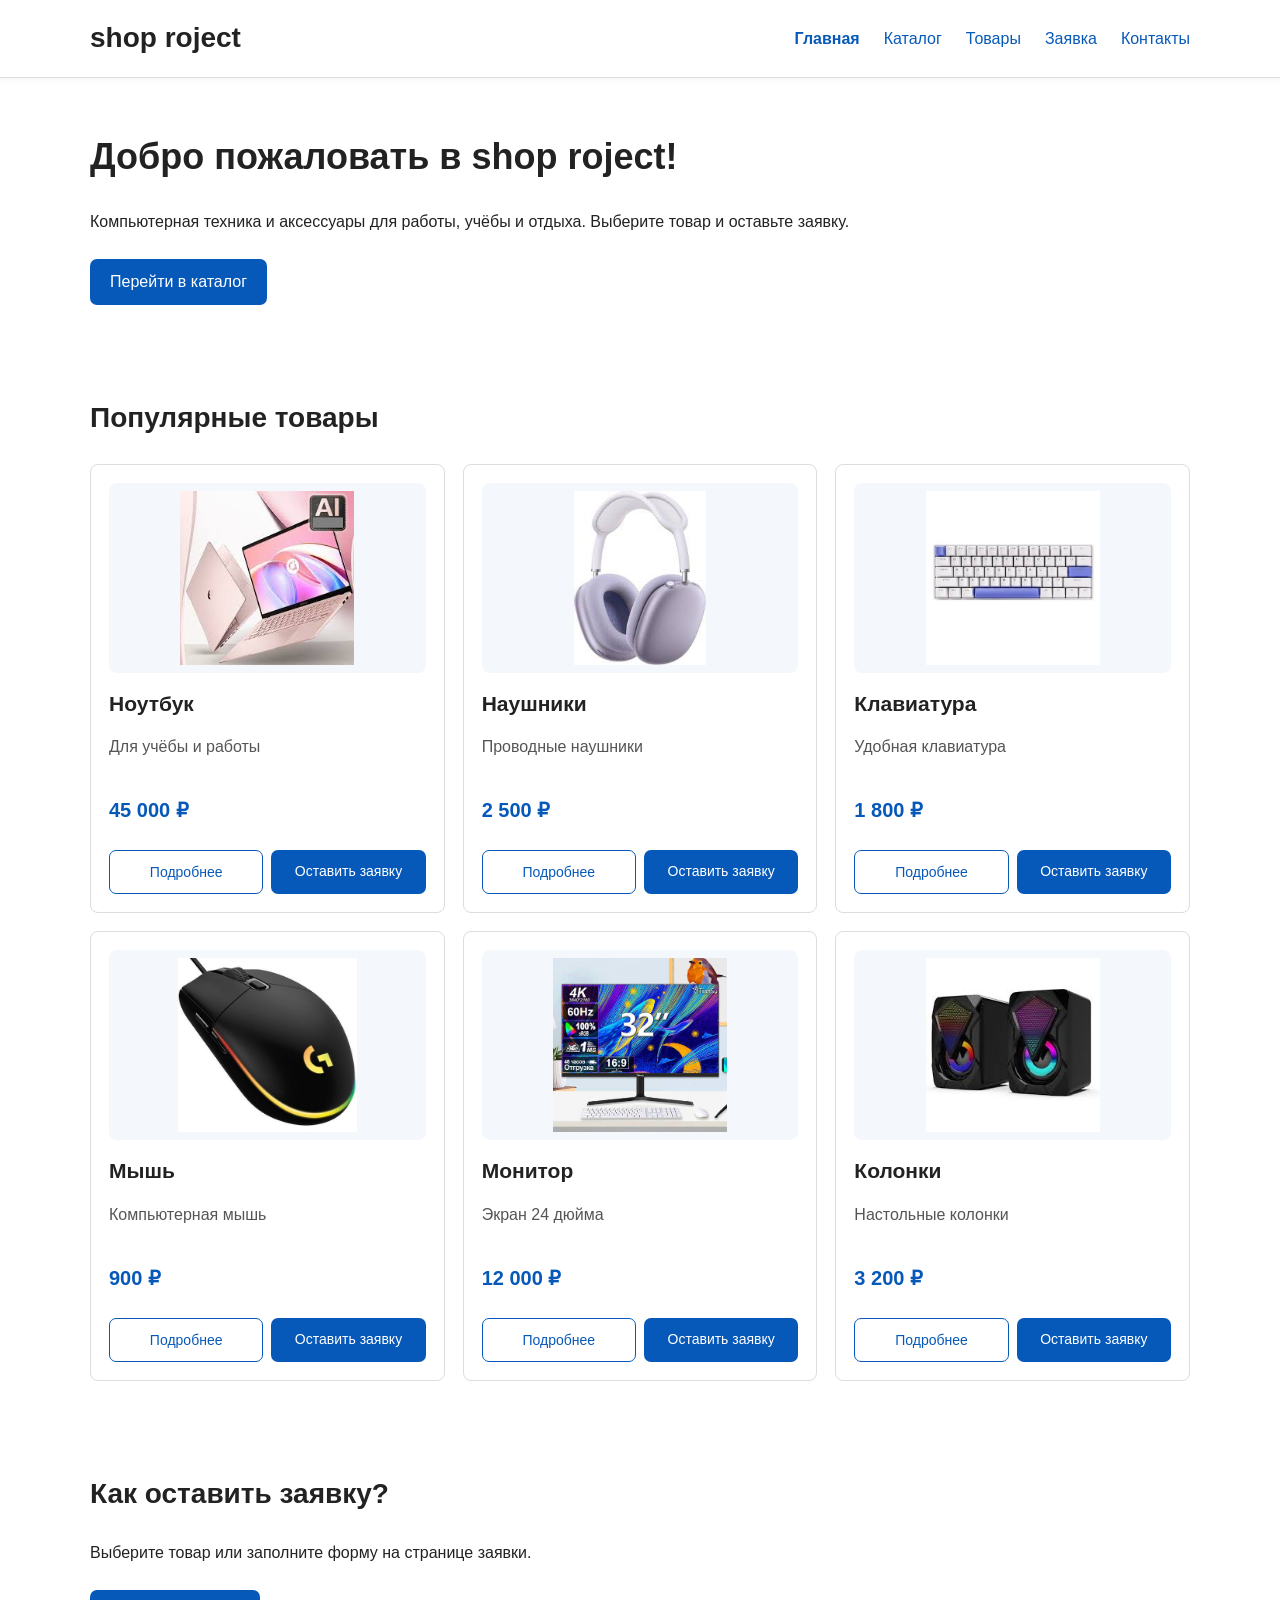
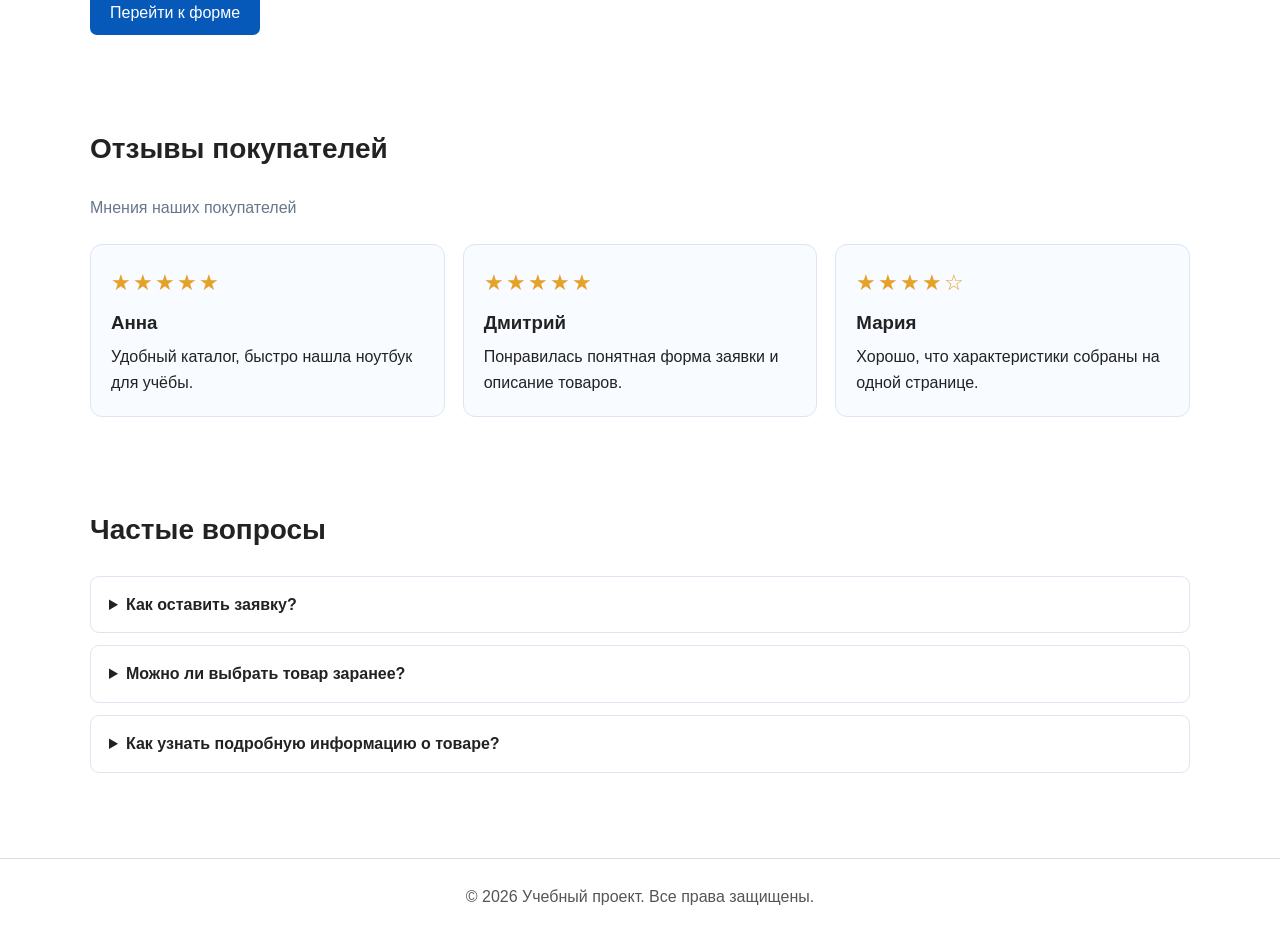
<file: index.html>
<!DOCTYPE html>

<html lang="ru">
<head>
<meta charset="utf-8"/>
<meta content="width=device-width, initial-scale=1.0" name="viewport"/>
<meta content="Магазин компьютерной техники shop roject" name="description"/>
<title>
   Главная — shop roject
  </title>
<link href="css/style.css" rel="stylesheet"/>
</head>
<body>
<header class="site-header" id="top">
<div class="container site-header__inner">
<a class="site-header__title" href="index.html">
     shop roject
    </a>
<nav aria-label="Основная навигация" class="site-nav">
<ul class="site-nav__list">
<li class="site-nav__item">
<a aria-current="page" class="site-nav__link site-nav__link--active" href="index.html">
        Главная
       </a>
</li>
<li class="site-nav__item">
<a class="site-nav__link" href="catalog.html">
        Каталог
       </a>
</li>
<li class="site-nav__item">
<a class="site-nav__link" href="products.html">
        Товары
       </a>
</li>
<li class="site-nav__item">
<a class="site-nav__link" href="application.html">
        Заявка
       </a>
</li>
<li class="site-nav__item">
<a class="site-nav__link" href="contacts.html">
        Контакты
       </a>
</li>
</ul>
</nav>
</div>
</header>
<main class="container">
<section class="hero" id="about">
<h1>
     Добро пожаловать в shop roject!
    </h1>
<p>Компьютерная техника и аксессуары для работы, учёбы и отдыха. Выберите товар и оставьте заявку.</p>
<a class="button button--primary" href="catalog.html">
     Перейти в каталог
    </a>
</section>
<section class="section" id="popular">
<h2>
     Популярные товары
    </h2>
<div class="products-grid"><article class="product-card" data-category="Компьютеры" data-name="ноутбук" data-price="45000"><a aria-label="Подробнее о товаре Ноутбук" class="product-card__image" href="product.html?id=notebook"><img alt="Ноутбук" loading="lazy" src="images/notebook.jpg"/></a><h3 class="product-card__title">Ноутбук</h3><p class="product-card__description">Для учёбы и работы</p><p class="product-card__price">45 000 ₽</p><div class="product-card__actions"><a class="button button--outline" href="product.html?id=notebook">Подробнее</a><a class="button button--primary" href="application.html?product=%D0%9D%D0%BE%D1%83%D1%82%D0%B1%D1%83%D0%BA">Оставить заявку</a></div></article>
<article class="product-card" data-category="Аксессуары" data-name="наушники" data-price="2500"><a aria-label="Подробнее о товаре Наушники" class="product-card__image" href="product.html?id=headphones"><img alt="Наушники" loading="lazy" src="images/headphones.jpg"/></a><h3 class="product-card__title">Наушники</h3><p class="product-card__description">Проводные наушники</p><p class="product-card__price">2 500 ₽</p><div class="product-card__actions"><a class="button button--outline" href="product.html?id=headphones">Подробнее</a><a class="button button--primary" href="application.html?product=%D0%9D%D0%B0%D1%83%D1%88%D0%BD%D0%B8%D0%BA%D0%B8">Оставить заявку</a></div></article>
<article class="product-card" data-category="Аксессуары" data-name="клавиатура" data-price="1800"><a aria-label="Подробнее о товаре Клавиатура" class="product-card__image" href="product.html?id=keyboard"><img alt="Клавиатура" loading="lazy" src="images/keyboard.jpg"/></a><h3 class="product-card__title">Клавиатура</h3><p class="product-card__description">Удобная клавиатура</p><p class="product-card__price">1 800 ₽</p><div class="product-card__actions"><a class="button button--outline" href="product.html?id=keyboard">Подробнее</a><a class="button button--primary" href="application.html?product=%D0%9A%D0%BB%D0%B0%D0%B2%D0%B8%D0%B0%D1%82%D1%83%D1%80%D0%B0">Оставить заявку</a></div></article>
<article class="product-card" data-category="Аксессуары" data-name="мышь" data-price="900"><a aria-label="Подробнее о товаре Мышь" class="product-card__image" href="product.html?id=mouse"><img alt="Мышь" loading="lazy" src="images/mouse.jpg"/></a><h3 class="product-card__title">Мышь</h3><p class="product-card__description">Компьютерная мышь</p><p class="product-card__price">900 ₽</p><div class="product-card__actions"><a class="button button--outline" href="product.html?id=mouse">Подробнее</a><a class="button button--primary" href="application.html?product=%D0%9C%D1%8B%D1%88%D1%8C">Оставить заявку</a></div></article>
<article class="product-card" data-category="Компьютеры" data-name="монитор" data-price="12000"><a aria-label="Подробнее о товаре Монитор" class="product-card__image" href="product.html?id=monitor"><img alt="Монитор" loading="lazy" src="images/monitor.jpg"/></a><h3 class="product-card__title">Монитор</h3><p class="product-card__description">Экран 24 дюйма</p><p class="product-card__price">12 000 ₽</p><div class="product-card__actions"><a class="button button--outline" href="product.html?id=monitor">Подробнее</a><a class="button button--primary" href="application.html?product=%D0%9C%D0%BE%D0%BD%D0%B8%D1%82%D0%BE%D1%80">Оставить заявку</a></div></article>
<article class="product-card" data-category="Аксессуары" data-name="колонки" data-price="3200"><a aria-label="Подробнее о товаре Колонки" class="product-card__image" href="product.html?id=kolonki"><img alt="Колонки" loading="lazy" src="images/kolonki.jpg"/></a><h3 class="product-card__title">Колонки</h3><p class="product-card__description">Настольные колонки</p><p class="product-card__price">3 200 ₽</p><div class="product-card__actions"><a class="button button--outline" href="product.html?id=kolonki">Подробнее</a><a class="button button--primary" href="application.html?product=%D0%9A%D0%BE%D0%BB%D0%BE%D0%BD%D0%BA%D0%B8">Оставить заявку</a></div></article></div>
</section>
<section class="section" id="application">
<h2>
     Как оставить заявку?
    </h2>
<p>
     Выберите товар или заполните форму на странице заявки.
    </p>
<a class="button button--primary" href="application.html">
     Перейти к форме
    </a>
</section>
<section class="section"><h2>Отзывы покупателей</h2><p class="section-lead">Мнения наших покупателей</p><div class="reviews-grid"><article class="review"><div class="review__stars">★★★★★</div><h3>Анна</h3><p>Удобный каталог, быстро нашла ноутбук для учёбы.</p></article><article class="review"><div class="review__stars">★★★★★</div><h3>Дмитрий</h3><p>Понравилась понятная форма заявки и описание товаров.</p></article><article class="review"><div class="review__stars">★★★★☆</div><h3>Мария</h3><p>Хорошо, что характеристики собраны на одной странице.</p></article></div></section><section class="section"><h2>Частые вопросы</h2><div class="faq"><details><summary>Как оставить заявку?</summary><p>Чтобы оставить заявку, выберите интересующий товар в каталоге и нажмите кнопку «Оставить заявку». После этого заполните форму, указав имя, электронную почту и номер телефона. Перед отправкой проверьте правильность введённых данных.</p></details><details><summary>Можно ли выбрать товар заранее?</summary><p>Да, вы можете заранее выбрать товар на странице каталога или ознакомиться с его подробными характеристиками. При нажатии кнопки «Оставить заявку» выбранный товар автоматически указывается в форме. При необходимости его можно изменить вручную.</p></details><details><summary>Как узнать подробную информацию о товаре?</summary><p>Для получения подробной информации перейдите в каталог и найдите интересующий товар. Нажмите кнопку «Подробнее», чтобы открыть страницу с его описанием, стоимостью и основными характеристиками. Это поможет сравнить подходящие варианты перед оформлением заявки.</p></details></div></section></main>
<footer class="site-footer">
<div class="container">
    © 2026 Учебный проект. Все права защищены.
   </div>
</footer>
<a aria-label="Вернуться наверх" class="back-to-top" href="#top" title="Наверх">↑ Наверх</a>
<script src="js/main.js">
</script>
</body>
</html>
</file>
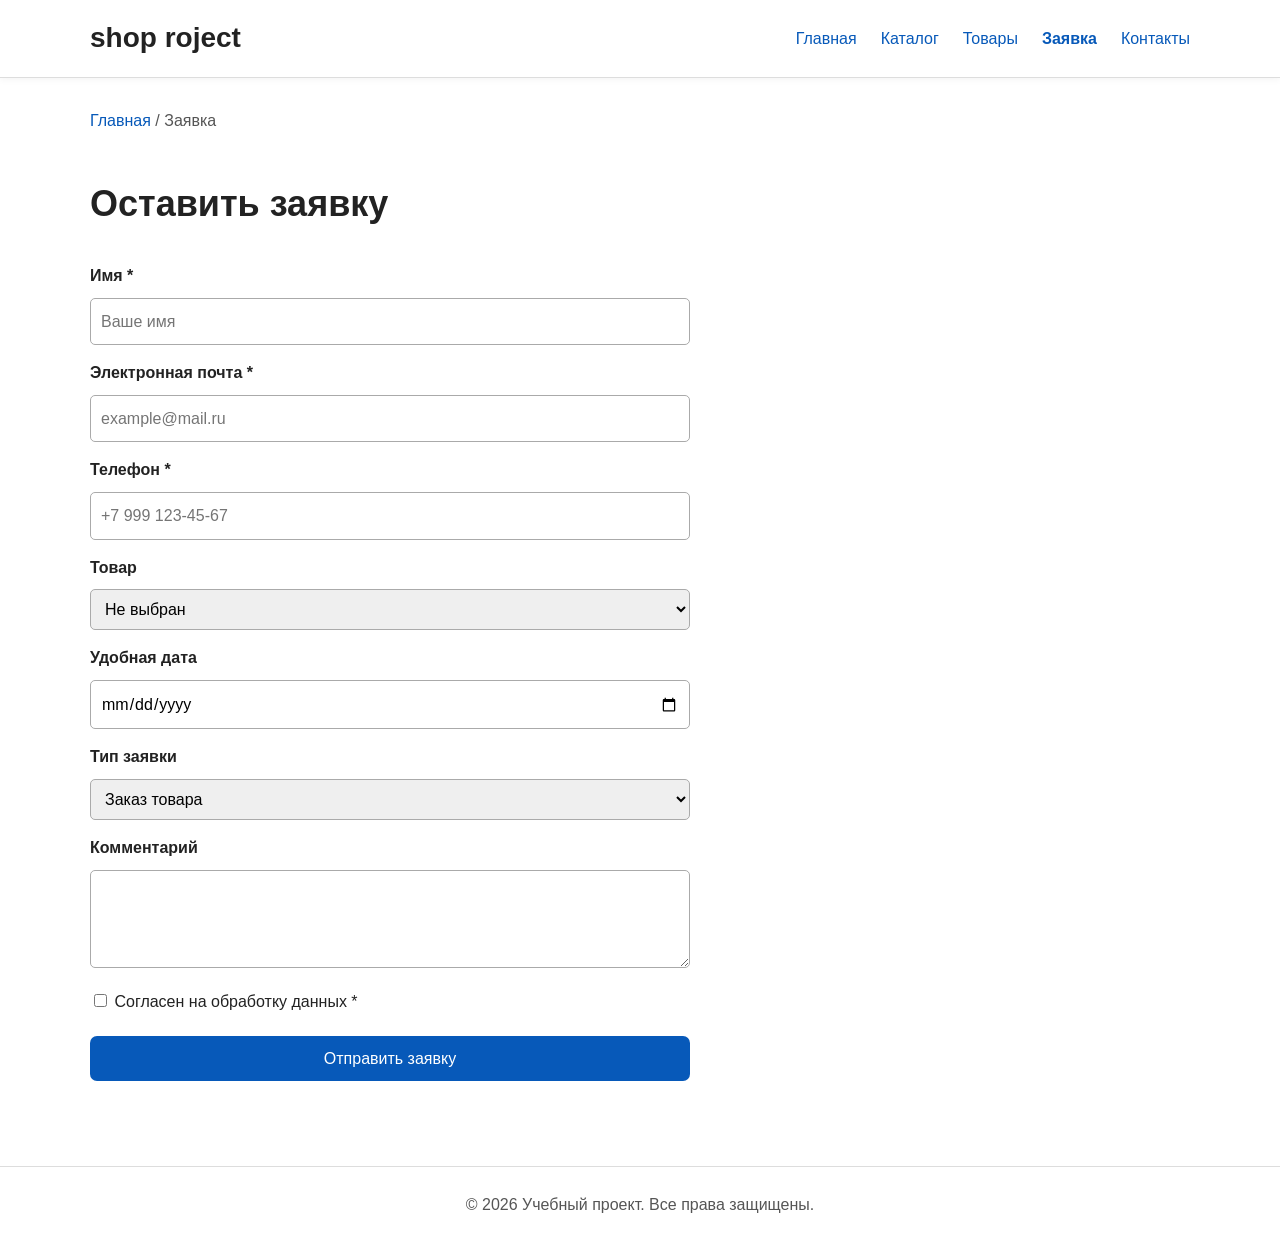
<file: application.html>
<!DOCTYPE html>

<html lang="ru">
<head>
<meta charset="utf-8"/>
<meta content="width=device-width, initial-scale=1.0" name="viewport"/>
<meta content="Магазин компьютерной техники shop roject" name="description"/>
<title>
   Заявка — shop roject
  </title>
<link href="css/style.css" rel="stylesheet"/>
</head>
<body>
<header class="site-header" id="top">
<div class="container site-header__inner">
<a class="site-header__title" href="index.html">
     shop roject
    </a>
<nav aria-label="Основная навигация" class="site-nav">
<ul class="site-nav__list">
<li class="site-nav__item">
<a class="site-nav__link" href="index.html">
        Главная
       </a>
</li>
<li class="site-nav__item">
<a class="site-nav__link" href="catalog.html">
        Каталог
       </a>
</li>
<li class="site-nav__item">
<a class="site-nav__link" href="products.html">
        Товары
       </a>
</li>
<li class="site-nav__item">
<a aria-current="page" class="site-nav__link site-nav__link--active" href="application.html">
        Заявка
       </a>
</li>
<li class="site-nav__item">
<a class="site-nav__link" href="contacts.html">
        Контакты
       </a>
</li>
</ul>
</nav>
</div>
</header>
<main class="container">
<nav aria-label="Хлебные крошки" class="breadcrumbs">
<a href="index.html">
     Главная
    </a>
    / Заявка
   </nav>
<section class="section application">
<h1>
     Оставить заявку
    </h1>

<form class="order-form" id="order-form">
<label class="order-form__label" for="user-name">
      Имя *
     </label>
<input class="order-form__input" id="user-name" minlength="2" name="name" placeholder="Ваше имя" required="" type="text"/>
<label class="order-form__label" for="user-email">
      Электронная почта *
     </label>
<input class="order-form__input" id="user-email" name="email" placeholder="example@mail.ru" required="" type="email"/>
<label class="order-form__label" for="user-phone">
      Телефон *
     </label>
<input class="order-form__input" id="user-phone" name="phone" pattern="[+0-9() -]{7,20}" placeholder="+7 999 123-45-67" required="" type="tel"/>
<label class="order-form__label" for="order-product">
      Товар
     </label>
<select class="order-form__input" id="order-product" name="product">
<option value="">
       Не выбран
      </option>
<option value="Ноутбук">
       Ноутбук
      </option>
<option value="Наушники">
       Наушники
      </option>
<option value="Клавиатура">
       Клавиатура
      </option>
<option value="Мышь">
       Мышь
      </option>
<option value="Монитор">
       Монитор
      </option>
<option value="Колонки">
       Колонки
      </option>
<option value="Веб-камера">
       Веб-камера
      </option>
<option value="Флешка">
       Флешка
      </option>
<option value="Принтер">
       Принтер
      </option>
<option value="Планшет">
       Планшет
      </option>
<option value="Роутер">
       Роутер
      </option>
<option value="Микрофон">
       Микрофон
      </option>
</select>
<label class="order-form__label" for="order-date">
      Удобная дата
     </label>
<input class="order-form__input" id="order-date" name="date" type="date"/>
<label class="order-form__label" for="order-type">
      Тип заявки
     </label>
<select class="order-form__input" id="order-type" name="type">
<option>
       Заказ товара
      </option>
<option>
       Консультация
      </option>
</select>
<label class="order-form__label" for="order-comment">
      Комментарий
     </label>
<textarea class="order-form__input" id="order-comment" name="comment" rows="3"></textarea>
<label class="order-form__check">
<input name="agree" required="" type="checkbox"/>
      Согласен на обработку данных *
     </label>
<button class="button button--primary" type="submit">
      Отправить заявку
     </button>
</form>
</section>
<dialog aria-labelledby="dialog-title" aria-describedby="dialog-message" class="order-dialog" id="order-dialog">
  <div class="order-dialog__content">
    <div class="order-dialog__success" aria-hidden="true">✓</div>
    <h2 id="dialog-title">Заявка оформлена!</h2>
    <p class="order-dialog__message" id="dialog-message">Спасибо! Мы получили вашу заявку.</p>
    <div class="order-dialog__summary" aria-label="Данные заявки">
      <div class="order-dialog__row"><span>Имя</span><strong id="summary-name"></strong></div>
      <div class="order-dialog__row"><span>Электронная почта</span><strong id="summary-email"></strong></div>
      <div class="order-dialog__row"><span>Телефон</span><strong id="summary-phone"></strong></div>
      <div class="order-dialog__row" id="summary-product-row"><span>Товар</span><strong id="summary-product"></strong></div>
      <div class="order-dialog__row" id="summary-date-row"><span>Дата</span><strong id="summary-date"></strong></div>
      <div class="order-dialog__row"><span>Тип заявки</span><strong id="summary-type"></strong></div>
    </div>
    <button class="button button--primary order-dialog__close" id="close-dialog" type="button">Отлично, закрыть</button>
  </div>
</dialog>
</main>
<footer class="site-footer">
<div class="container">
    © 2026 Учебный проект. Все права защищены.
   </div>
</footer>
<a aria-label="Вернуться наверх" class="back-to-top" href="#top" title="Наверх">↑ Наверх</a>
<script src="js/main.js">
</script>
</body>
</html>
</file>
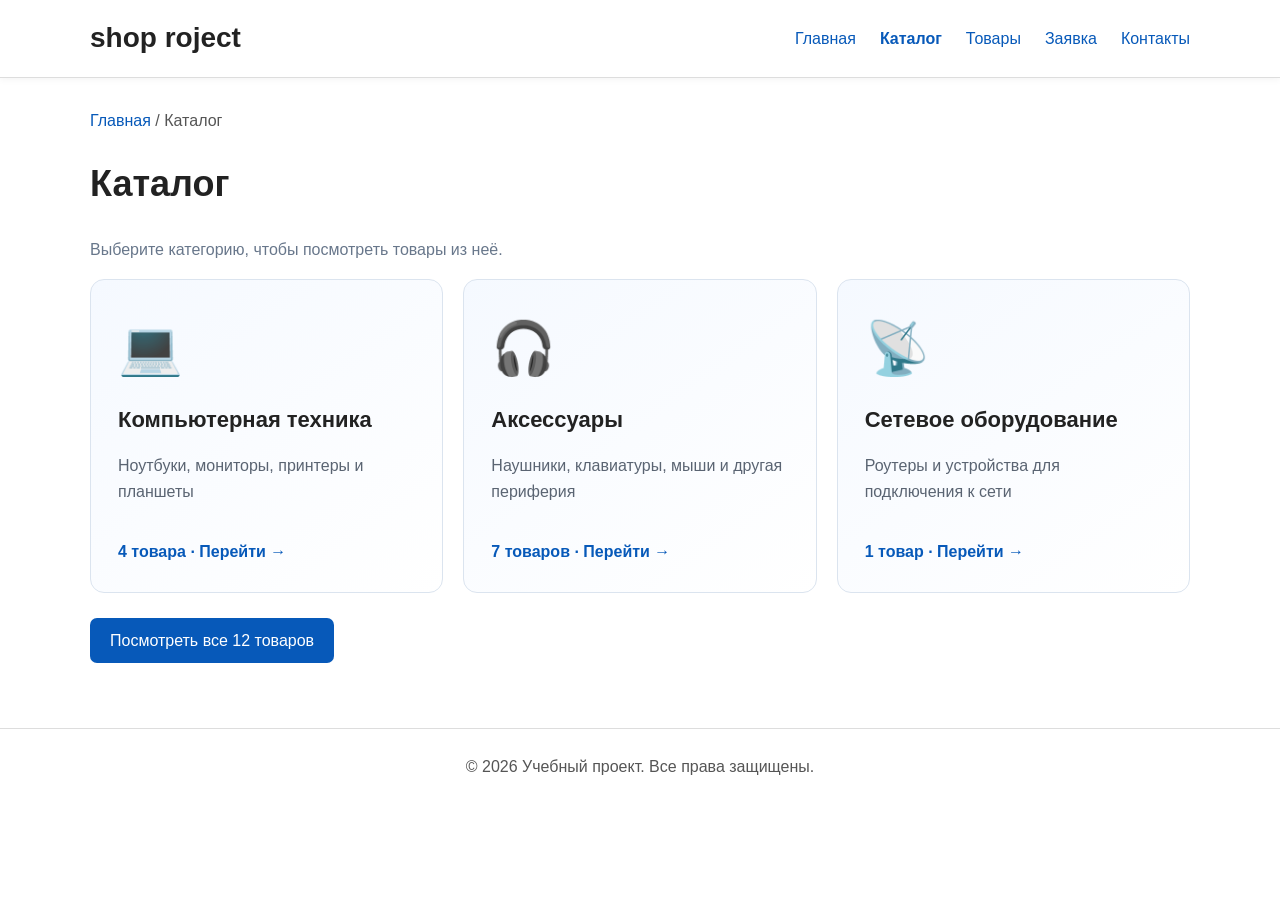
<file: catalog.html>
<!DOCTYPE html>

<html lang="ru">
<head>
<meta charset="utf-8"/>
<meta content="width=device-width, initial-scale=1.0" name="viewport"/>
<meta content="Магазин компьютерной техники shop roject" name="description"/>
<title>
   Каталог — shop roject
  </title>
<link href="css/style.css" rel="stylesheet"/>
</head>
<body>
<header class="site-header" id="top">
<div class="container site-header__inner">
<a class="site-header__title" href="index.html">
     shop roject
    </a>
<nav aria-label="Основная навигация" class="site-nav">
<ul class="site-nav__list">
<li class="site-nav__item">
<a class="site-nav__link" href="index.html">
        Главная
       </a>
</li>
<li class="site-nav__item">
<a aria-current="page" class="site-nav__link site-nav__link--active" href="catalog.html">
        Каталог
       </a>
</li>
<li class="site-nav__item">
<a class="site-nav__link" href="products.html">
        Товары
       </a>
</li>
<li class="site-nav__item">
<a class="site-nav__link" href="application.html">
        Заявка
       </a>
</li>
<li class="site-nav__item">
<a class="site-nav__link" href="contacts.html">
        Контакты
       </a>
</li>
</ul>
</nav>
</div>
</header>
<main class="container"><nav aria-label="Хлебные крошки" class="breadcrumbs"><a href="index.html">Главная</a> / Каталог</nav><h1>Каталог</h1><p class="section-lead">Выберите категорию, чтобы посмотреть товары из неё.</p><div class="category-grid category-grid--landing"><a class="category-tile" href="products.html?category=Компьютеры"><span class="category-tile__icon">💻</span><h2>Компьютерная техника</h2><p>Ноутбуки, мониторы, принтеры и планшеты</p><span class="category-tile__more">4 товара · Перейти →</span></a><a class="category-tile" href="products.html?category=Аксессуары"><span class="category-tile__icon">🎧</span><h2>Аксессуары</h2><p>Наушники, клавиатуры, мыши и другая периферия</p><span class="category-tile__more">7 товаров · Перейти →</span></a><a class="category-tile" href="products.html?category=Сеть"><span class="category-tile__icon">📡</span><h2>Сетевое оборудование</h2><p>Роутеры и устройства для подключения к сети</p><span class="category-tile__more">1 товар · Перейти →</span></a></div><a class="button button--primary" href="products.html">Посмотреть все 12 товаров</a></main>
<footer class="site-footer">
<div class="container">
    © 2026 Учебный проект. Все права защищены.
   </div>
</footer>
<a aria-label="Вернуться наверх" class="back-to-top" href="#top" title="Наверх">↑ Наверх</a>
<script src="js/main.js">
</script>
</body>
</html>
</file>
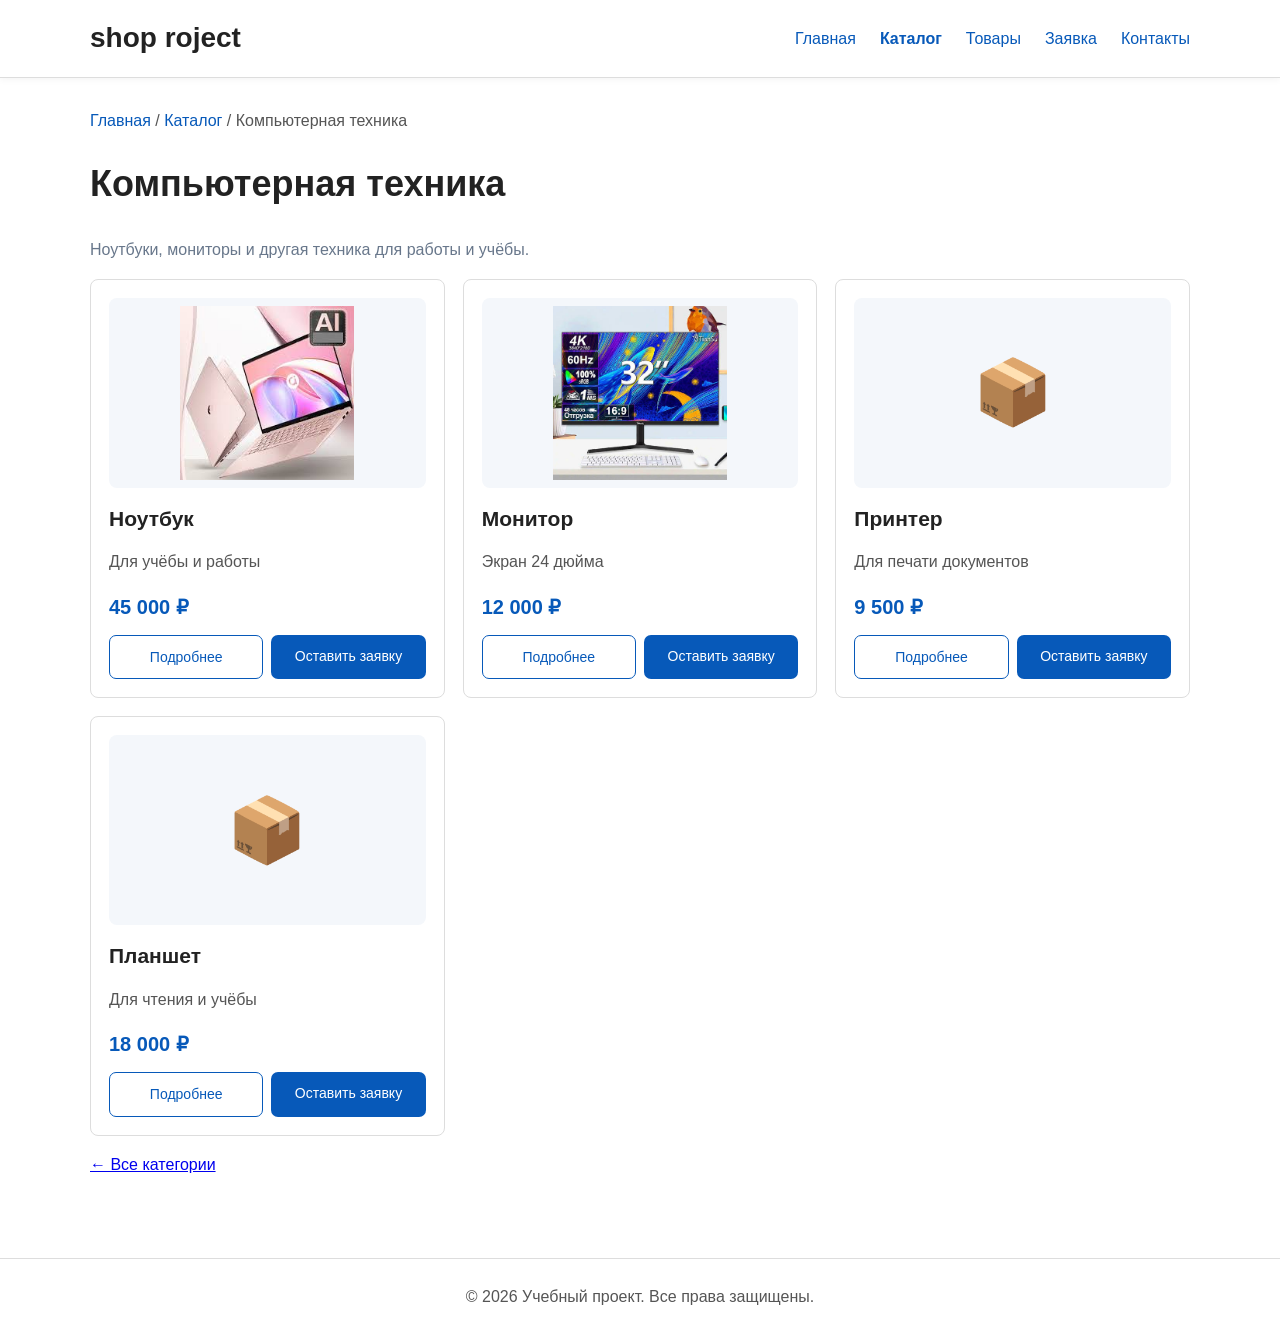
<file: category.html>
<!DOCTYPE html>

<html lang="ru">
<head>
<meta charset="utf-8"/>
<meta content="width=device-width, initial-scale=1.0" name="viewport"/>
<meta content="Магазин компьютерной техники shop roject" name="description"/>
<title>Компьютеры — shop roject</title>
<link href="css/style.css" rel="stylesheet"/>
</head>
<body>
<header class="site-header" id="top">
<div class="container site-header__inner">
<a class="site-header__title" href="index.html">
     shop roject
    </a>
<nav aria-label="Основная навигация" class="site-nav">
<ul class="site-nav__list">
<li class="site-nav__item">
<a class="site-nav__link" href="index.html">
        Главная
       </a>
</li>
<li class="site-nav__item">
<a aria-current="page" class="site-nav__link site-nav__link--active" href="catalog.html">
        Каталог
       </a>
</li>
<li class="site-nav__item">
<a class="site-nav__link" href="products.html">
        Товары
       </a>
</li>
<li class="site-nav__item">
<a class="site-nav__link" href="application.html">
        Заявка
       </a>
</li>
<li class="site-nav__item">
<a class="site-nav__link" href="contacts.html">
        Контакты
       </a>
</li>
</ul>
</nav>
</div>
</header>
<main class="container"><nav aria-label="Хлебные крошки" class="breadcrumbs"><a href="index.html">Главная</a> / <a href="catalog.html">Каталог</a> / Компьютерная техника</nav><h1>Компьютерная техника</h1><p class="section-lead">Ноутбуки, мониторы и другая техника для работы и учёбы.</p><div class="products-grid"><article class="product-card" data-category="Компьютеры" data-name="ноутбук" data-price="45000"><a aria-label="Подробнее о товаре Ноутбук" class="product-card__image" href="product.html?id=notebook"><img alt="Ноутбук" loading="lazy" src="images/notebook.jpg"/></a><h3 class="product-card__title">Ноутбук</h3><p class="product-card__description">Для учёбы и работы</p><p class="product-card__price">45 000 ₽</p><div class="product-card__actions"><a class="button button--outline" href="product.html?id=notebook">Подробнее</a><a class="button button--primary" href="application.html?product=%D0%9D%D0%BE%D1%83%D1%82%D0%B1%D1%83%D0%BA">Оставить заявку</a></div></article><article class="product-card" data-category="Компьютеры" data-name="монитор" data-price="12000"><a aria-label="Подробнее о товаре Монитор" class="product-card__image" href="product.html?id=monitor"><img alt="Монитор" loading="lazy" src="images/monitor.jpg"/></a><h3 class="product-card__title">Монитор</h3><p class="product-card__description">Экран 24 дюйма</p><p class="product-card__price">12 000 ₽</p><div class="product-card__actions"><a class="button button--outline" href="product.html?id=monitor">Подробнее</a><a class="button button--primary" href="application.html?product=%D0%9C%D0%BE%D0%BD%D0%B8%D1%82%D0%BE%D1%80">Оставить заявку</a></div></article><article class="product-card" data-category="Компьютеры" data-name="принтер" data-price="9500"><a aria-label="Подробнее о товаре Принтер" class="product-card__image" href="product.html?id=printer"><span aria-hidden="true">📦</span></a><h3 class="product-card__title">Принтер</h3><p class="product-card__description">Для печати документов</p><p class="product-card__price">9 500 ₽</p><div class="product-card__actions"><a class="button button--outline" href="product.html?id=printer">Подробнее</a><a class="button button--primary" href="application.html?product=%D0%9F%D1%80%D0%B8%D0%BD%D1%82%D0%B5%D1%80">Оставить заявку</a></div></article><article class="product-card" data-category="Компьютеры" data-name="планшет" data-price="18000"><a aria-label="Подробнее о товаре Планшет" class="product-card__image" href="product.html?id=tablet"><span aria-hidden="true">📦</span></a><h3 class="product-card__title">Планшет</h3><p class="product-card__description">Для чтения и учёбы</p><p class="product-card__price">18 000 ₽</p><div class="product-card__actions"><a class="button button--outline" href="product.html?id=tablet">Подробнее</a><a class="button button--primary" href="application.html?product=%D0%9F%D0%BB%D0%B0%D0%BD%D1%88%D0%B5%D1%82">Оставить заявку</a></div></article></div><p><a href="catalog.html">← Все категории</a></p></main>
<footer class="site-footer">
<div class="container">
    © 2026 Учебный проект. Все права защищены.
   </div>
</footer>
<a aria-label="Вернуться наверх" class="back-to-top" href="#top" title="Наверх">↑ Наверх</a>
<script src="js/main.js">
</script>
</body>
</html>
</file>
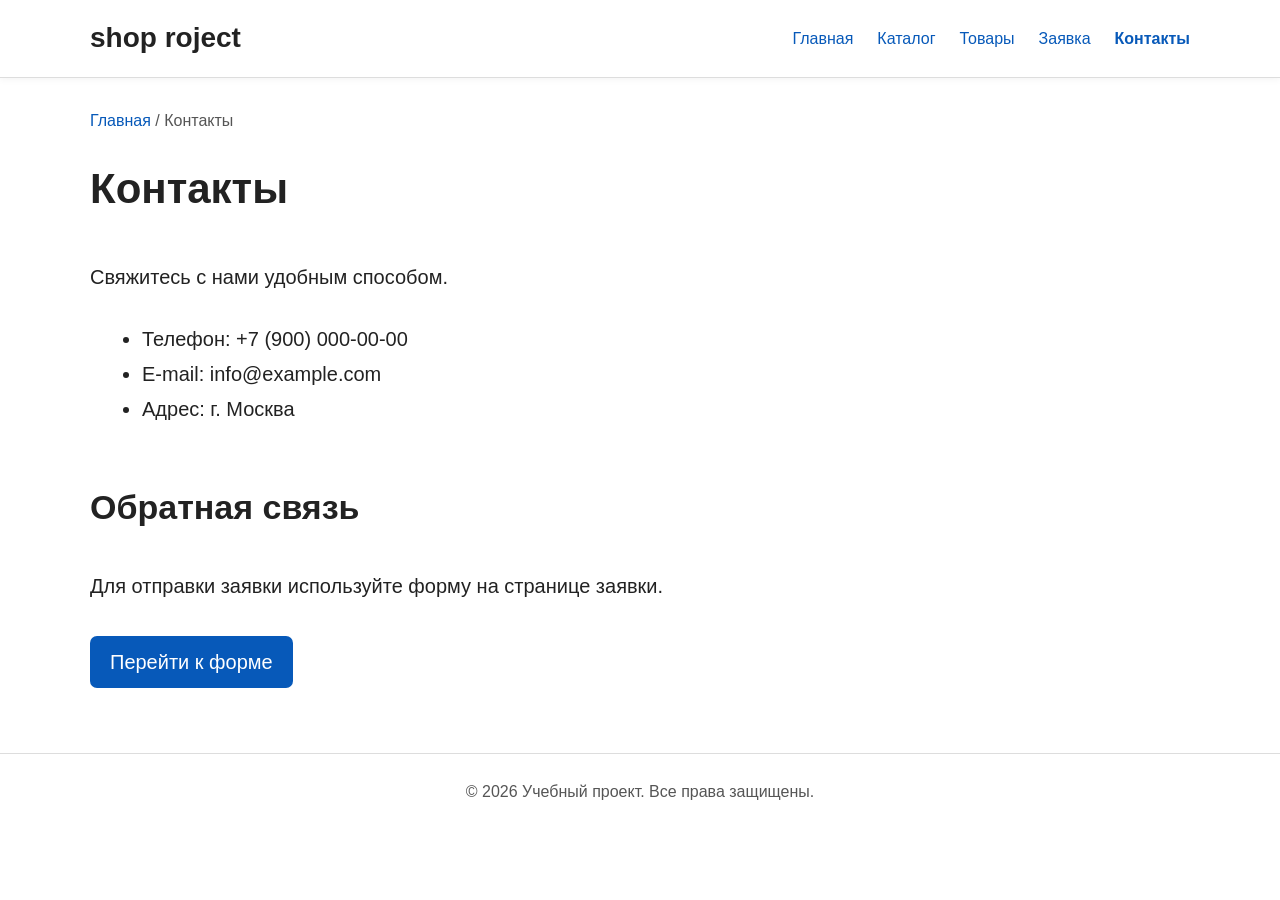
<file: contacts.html>
<!DOCTYPE html>

<html lang="ru">
<head>
<meta charset="utf-8"/>
<meta content="width=device-width, initial-scale=1.0" name="viewport"/>
<meta content="Магазин компьютерной техники shop roject" name="description"/>
<title>
   Контакты — shop roject
  </title>
<link href="css/style.css" rel="stylesheet"/>
</head>
<body>
<header class="site-header" id="top">
<div class="container site-header__inner">
<a class="site-header__title" href="index.html">
     shop roject
    </a>
<nav aria-label="Основная навигация" class="site-nav">
<ul class="site-nav__list">
<li class="site-nav__item">
<a class="site-nav__link" href="index.html">
        Главная
       </a>
</li>
<li class="site-nav__item">
<a class="site-nav__link" href="catalog.html">
        Каталог
       </a>
</li>
<li class="site-nav__item">
<a class="site-nav__link" href="products.html">
        Товары
       </a>
</li>
<li class="site-nav__item">
<a class="site-nav__link" href="application.html">
        Заявка
       </a>
</li>
<li class="site-nav__item">
<a aria-current="page" class="site-nav__link site-nav__link--active" href="contacts.html">
        Контакты
       </a>
</li>
</ul>
</nav>
</div>
</header>
<main class="container">
<nav aria-label="Хлебные крошки" class="breadcrumbs">
<a href="index.html">
     Главная
    </a>
    / Контакты
   </nav>
<section class="contacts">
<h1>
     Контакты
    </h1>
<p>
     Свяжитесь с нами удобным способом.
    </p>
<ul>
<li>
      Телефон: +7 (900) 000-00-00
     </li>
<li>
      E-mail: info@example.com
     </li>
<li>
      Адрес: г. Москва
     </li>
</ul>
<h2>
     Обратная связь
    </h2>
<p>
     Для отправки заявки используйте форму на странице заявки.
    </p>
<a class="button button--primary" href="application.html">
     Перейти к форме
    </a>
</section>
</main>
<footer class="site-footer">
<div class="container">
    © 2026 Учебный проект. Все права защищены.
   </div>
</footer>
<a aria-label="Вернуться наверх" class="back-to-top" href="#top" title="Наверх">↑ Наверх</a>
<script src="js/main.js">
</script>
</body>
</html>
</file>
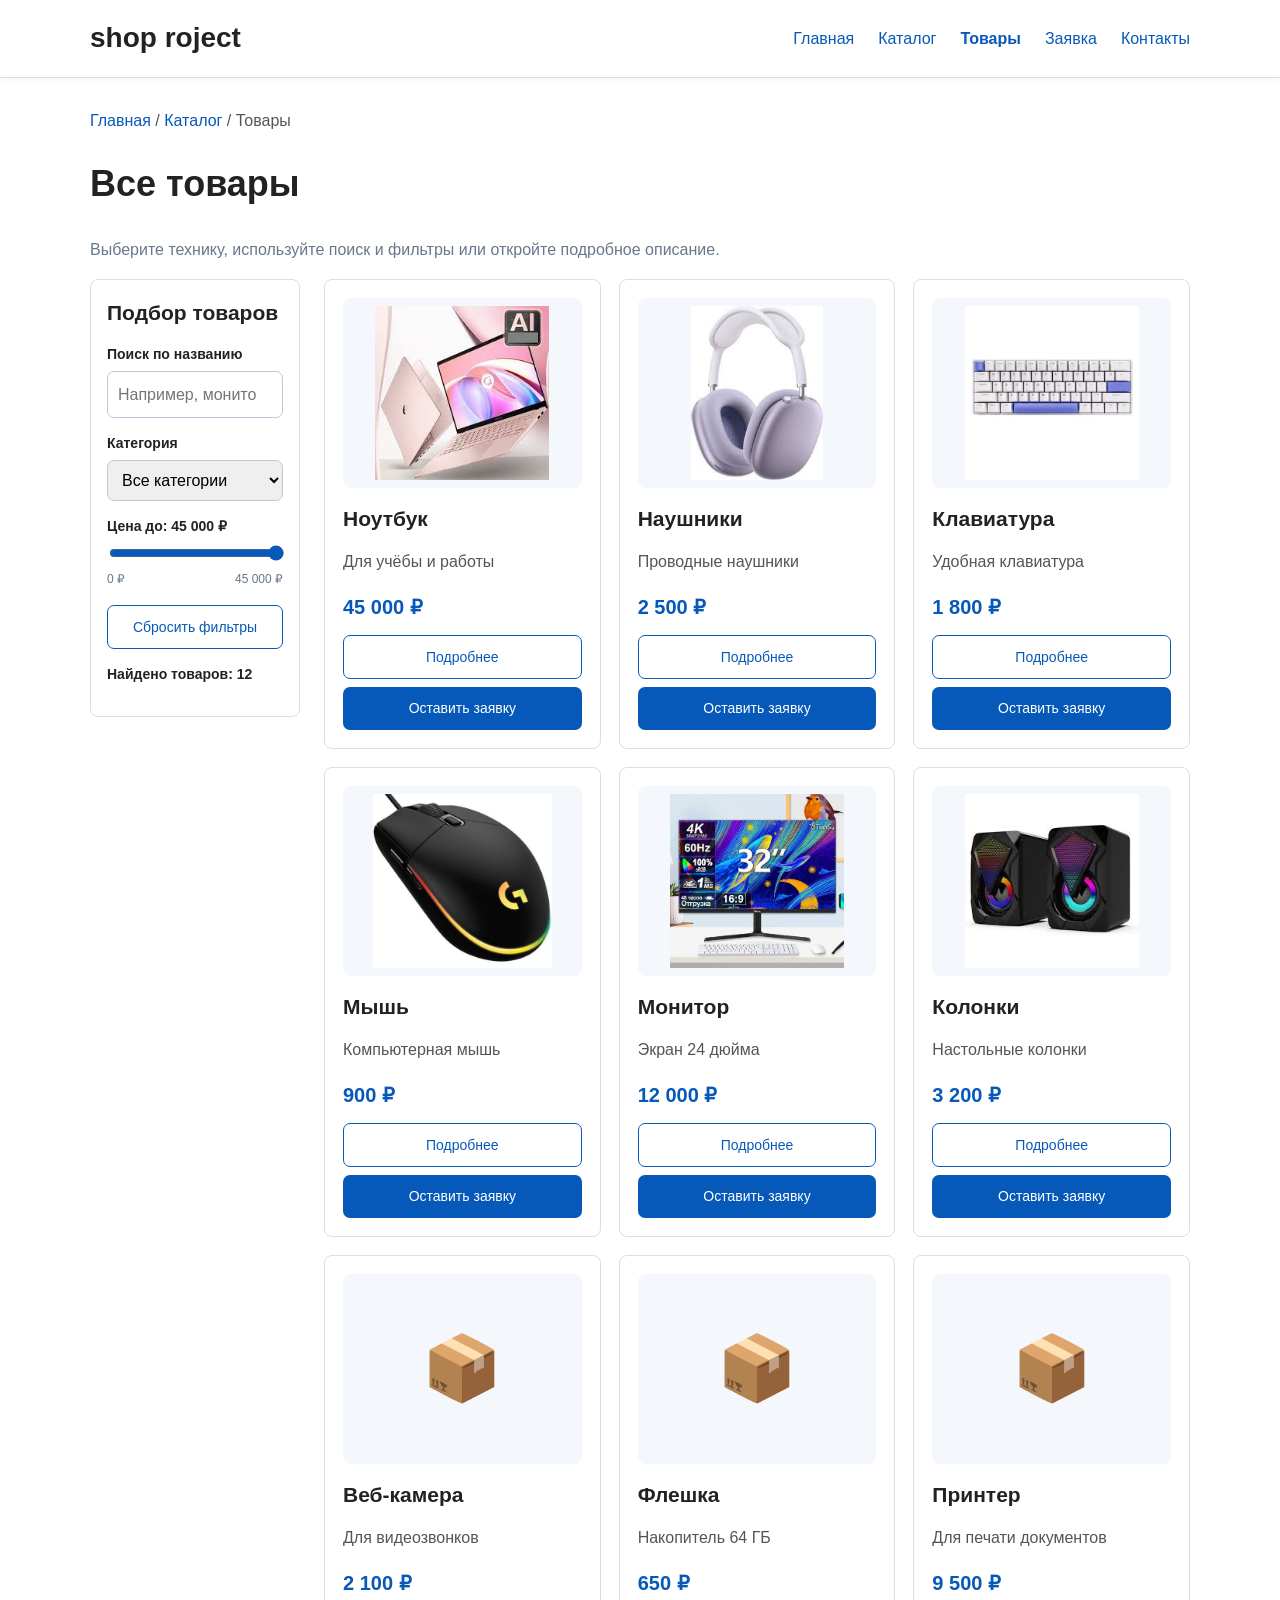
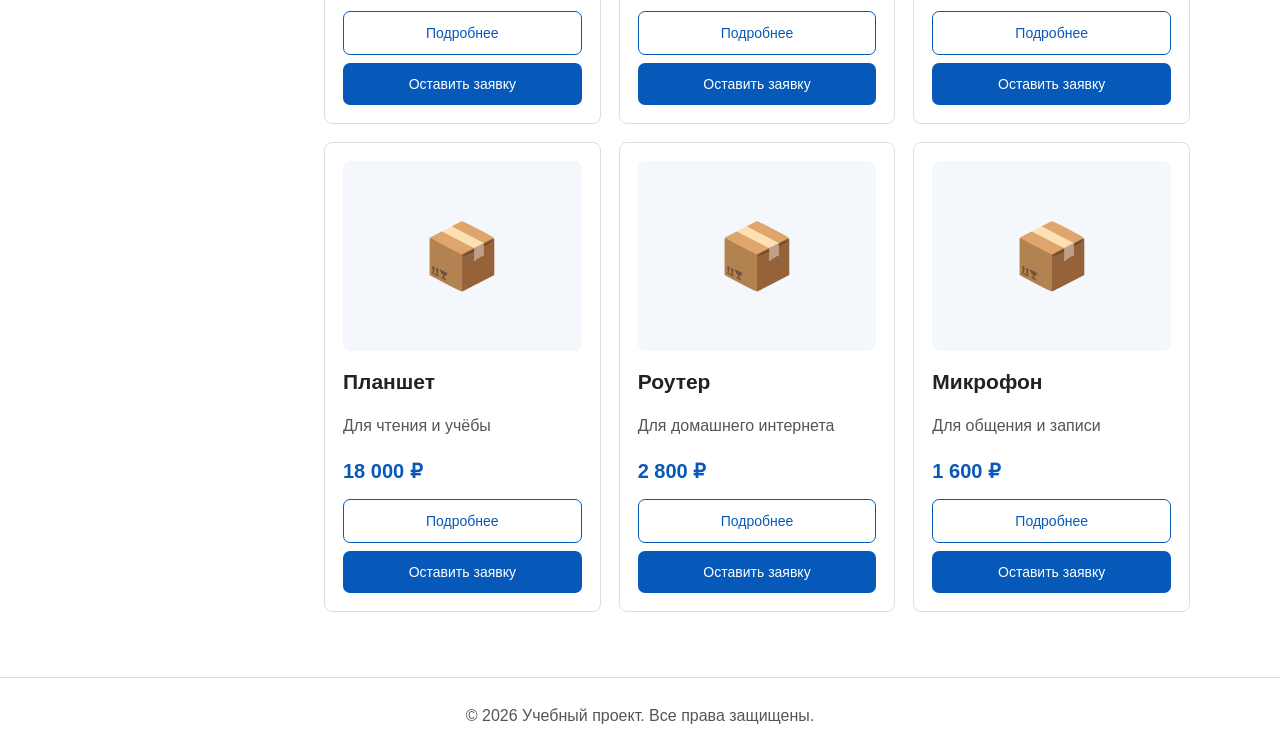
<file: products.html>
<!DOCTYPE html>

<html lang="ru">
<head>
<meta charset="utf-8"/>
<meta content="width=device-width, initial-scale=1.0" name="viewport"/>
<meta content="Магазин компьютерной техники shop roject" name="description"/>
<title>
   Товары — shop roject
  </title>
<link href="css/style.css" rel="stylesheet"/>
</head>
<body>
<header class="site-header" id="top">
<div class="container site-header__inner">
<a class="site-header__title" href="index.html">
     shop roject
    </a>
<nav aria-label="Основная навигация" class="site-nav">
<ul class="site-nav__list">
<li class="site-nav__item">
<a class="site-nav__link" href="index.html">
        Главная
       </a>
</li>
<li class="site-nav__item">
<a class="site-nav__link" href="catalog.html">
        Каталог
       </a>
</li>
<li class="site-nav__item">
<a aria-current="page" class="site-nav__link site-nav__link--active" href="products.html">
        Товары
       </a>
</li>
<li class="site-nav__item">
<a class="site-nav__link" href="application.html">
        Заявка
       </a>
</li>
<li class="site-nav__item">
<a class="site-nav__link" href="contacts.html">
        Контакты
       </a>
</li>
</ul>
</nav>
</div>
</header>
<main class="container"><nav aria-label="Хлебные крошки" class="breadcrumbs"><a href="index.html">Главная</a> / <a href="catalog.html">Каталог</a> / Товары</nav><h1>Все товары</h1><p class="section-lead">Выберите технику, используйте поиск и фильтры или откройте подробное описание.</p><div class="catalog-layout"><aside class="catalog-filters"><h2>Подбор товаров</h2><label for="catalog-search">Поиск по названию</label><input id="catalog-search" placeholder="Например, монитор" type="search"/><label for="catalog-category">Категория</label><select id="catalog-category"><option value="all">Все категории</option><option value="Компьютеры">Компьютерная техника</option><option value="Аксессуары">Аксессуары</option><option value="Сеть">Сетевое оборудование</option></select><label for="catalog-price">Цена до: <output id="catalog-price-value">45 000 ₽</output></label><input id="catalog-price" max="45000" min="0" step="500" type="range" value="45000"/><div class="filter-price-labels"><span>0 ₽</span><span>45 000 ₽</span></div><button class="button button--outline filter-reset" id="filter-reset" type="button">Сбросить фильтры</button><p aria-live="polite" id="catalog-count">Найдено товаров: 12</p></aside><section aria-label="Список товаров"><div class="products-grid"><article class="product-card" data-category="Компьютеры" data-name="ноутбук" data-price="45000"><a aria-label="Подробнее о товаре Ноутбук" class="product-card__image" href="product.html?id=notebook"><img alt="Ноутбук" loading="lazy" src="images/notebook.jpg"/></a><h3 class="product-card__title">Ноутбук</h3><p class="product-card__description">Для учёбы и работы</p><p class="product-card__price">45 000 ₽</p><div class="product-card__actions"><a class="button button--outline" href="product.html?id=notebook">Подробнее</a><a class="button button--primary" href="application.html?product=%D0%9D%D0%BE%D1%83%D1%82%D0%B1%D1%83%D0%BA">Оставить заявку</a></div></article>
<article class="product-card" data-category="Аксессуары" data-name="наушники" data-price="2500"><a aria-label="Подробнее о товаре Наушники" class="product-card__image" href="product.html?id=headphones"><img alt="Наушники" loading="lazy" src="images/headphones.jpg"/></a><h3 class="product-card__title">Наушники</h3><p class="product-card__description">Проводные наушники</p><p class="product-card__price">2 500 ₽</p><div class="product-card__actions"><a class="button button--outline" href="product.html?id=headphones">Подробнее</a><a class="button button--primary" href="application.html?product=%D0%9D%D0%B0%D1%83%D1%88%D0%BD%D0%B8%D0%BA%D0%B8">Оставить заявку</a></div></article>
<article class="product-card" data-category="Аксессуары" data-name="клавиатура" data-price="1800"><a aria-label="Подробнее о товаре Клавиатура" class="product-card__image" href="product.html?id=keyboard"><img alt="Клавиатура" loading="lazy" src="images/keyboard.jpg"/></a><h3 class="product-card__title">Клавиатура</h3><p class="product-card__description">Удобная клавиатура</p><p class="product-card__price">1 800 ₽</p><div class="product-card__actions"><a class="button button--outline" href="product.html?id=keyboard">Подробнее</a><a class="button button--primary" href="application.html?product=%D0%9A%D0%BB%D0%B0%D0%B2%D0%B8%D0%B0%D1%82%D1%83%D1%80%D0%B0">Оставить заявку</a></div></article>
<article class="product-card" data-category="Аксессуары" data-name="мышь" data-price="900"><a aria-label="Подробнее о товаре Мышь" class="product-card__image" href="product.html?id=mouse"><img alt="Мышь" loading="lazy" src="images/mouse.jpg"/></a><h3 class="product-card__title">Мышь</h3><p class="product-card__description">Компьютерная мышь</p><p class="product-card__price">900 ₽</p><div class="product-card__actions"><a class="button button--outline" href="product.html?id=mouse">Подробнее</a><a class="button button--primary" href="application.html?product=%D0%9C%D1%8B%D1%88%D1%8C">Оставить заявку</a></div></article>
<article class="product-card" data-category="Компьютеры" data-name="монитор" data-price="12000"><a aria-label="Подробнее о товаре Монитор" class="product-card__image" href="product.html?id=monitor"><img alt="Монитор" loading="lazy" src="images/monitor.jpg"/></a><h3 class="product-card__title">Монитор</h3><p class="product-card__description">Экран 24 дюйма</p><p class="product-card__price">12 000 ₽</p><div class="product-card__actions"><a class="button button--outline" href="product.html?id=monitor">Подробнее</a><a class="button button--primary" href="application.html?product=%D0%9C%D0%BE%D0%BD%D0%B8%D1%82%D0%BE%D1%80">Оставить заявку</a></div></article>
<article class="product-card" data-category="Аксессуары" data-name="колонки" data-price="3200"><a aria-label="Подробнее о товаре Колонки" class="product-card__image" href="product.html?id=kolonki"><img alt="Колонки" loading="lazy" src="images/kolonki.jpg"/></a><h3 class="product-card__title">Колонки</h3><p class="product-card__description">Настольные колонки</p><p class="product-card__price">3 200 ₽</p><div class="product-card__actions"><a class="button button--outline" href="product.html?id=kolonki">Подробнее</a><a class="button button--primary" href="application.html?product=%D0%9A%D0%BE%D0%BB%D0%BE%D0%BD%D0%BA%D0%B8">Оставить заявку</a></div></article>
<article class="product-card" data-category="Аксессуары" data-name="веб-камера" data-price="2100"><a aria-label="Подробнее о товаре Веб-камера" class="product-card__image" href="product.html?id=webcam"><span aria-hidden="true">📦</span></a><h3 class="product-card__title">Веб-камера</h3><p class="product-card__description">Для видеозвонков</p><p class="product-card__price">2 100 ₽</p><div class="product-card__actions"><a class="button button--outline" href="product.html?id=webcam">Подробнее</a><a class="button button--primary" href="application.html?product=%D0%92%D0%B5%D0%B1-%D0%BA%D0%B0%D0%BC%D0%B5%D1%80%D0%B0">Оставить заявку</a></div></article>
<article class="product-card" data-category="Аксессуары" data-name="флешка" data-price="650"><a aria-label="Подробнее о товаре Флешка" class="product-card__image" href="product.html?id=flash"><span aria-hidden="true">📦</span></a><h3 class="product-card__title">Флешка</h3><p class="product-card__description">Накопитель 64 ГБ</p><p class="product-card__price">650 ₽</p><div class="product-card__actions"><a class="button button--outline" href="product.html?id=flash">Подробнее</a><a class="button button--primary" href="application.html?product=%D0%A4%D0%BB%D0%B5%D1%88%D0%BA%D0%B0">Оставить заявку</a></div></article>
<article class="product-card" data-category="Компьютеры" data-name="принтер" data-price="9500"><a aria-label="Подробнее о товаре Принтер" class="product-card__image" href="product.html?id=printer"><span aria-hidden="true">📦</span></a><h3 class="product-card__title">Принтер</h3><p class="product-card__description">Для печати документов</p><p class="product-card__price">9 500 ₽</p><div class="product-card__actions"><a class="button button--outline" href="product.html?id=printer">Подробнее</a><a class="button button--primary" href="application.html?product=%D0%9F%D1%80%D0%B8%D0%BD%D1%82%D0%B5%D1%80">Оставить заявку</a></div></article>
<article class="product-card" data-category="Компьютеры" data-name="планшет" data-price="18000"><a aria-label="Подробнее о товаре Планшет" class="product-card__image" href="product.html?id=tablet"><span aria-hidden="true">📦</span></a><h3 class="product-card__title">Планшет</h3><p class="product-card__description">Для чтения и учёбы</p><p class="product-card__price">18 000 ₽</p><div class="product-card__actions"><a class="button button--outline" href="product.html?id=tablet">Подробнее</a><a class="button button--primary" href="application.html?product=%D0%9F%D0%BB%D0%B0%D0%BD%D1%88%D0%B5%D1%82">Оставить заявку</a></div></article>
<article class="product-card" data-category="Сеть" data-name="роутер" data-price="2800"><a aria-label="Подробнее о товаре Роутер" class="product-card__image" href="product.html?id=router"><span aria-hidden="true">📦</span></a><h3 class="product-card__title">Роутер</h3><p class="product-card__description">Для домашнего интернета</p><p class="product-card__price">2 800 ₽</p><div class="product-card__actions"><a class="button button--outline" href="product.html?id=router">Подробнее</a><a class="button button--primary" href="application.html?product=%D0%A0%D0%BE%D1%83%D1%82%D0%B5%D1%80">Оставить заявку</a></div></article>
<article class="product-card" data-category="Аксессуары" data-name="микрофон" data-price="1600"><a aria-label="Подробнее о товаре Микрофон" class="product-card__image" href="product.html?id=microphone"><span aria-hidden="true">📦</span></a><h3 class="product-card__title">Микрофон</h3><p class="product-card__description">Для общения и записи</p><p class="product-card__price">1 600 ₽</p><div class="product-card__actions"><a class="button button--outline" href="product.html?id=microphone">Подробнее</a><a class="button button--primary" href="application.html?product=%D0%9C%D0%B8%D0%BA%D1%80%D0%BE%D1%84%D0%BE%D0%BD">Оставить заявку</a></div></article></div><p hidden="" id="catalog-empty">По выбранным параметрам товары не найдены.</p></section></div></main>
<footer class="site-footer">
<div class="container">
    © 2026 Учебный проект. Все права защищены.
   </div>
</footer>
<a aria-label="Вернуться наверх" class="back-to-top" href="#top" title="Наверх">↑ Наверх</a>
<script src="js/main.js">
</script>
</body>
</html>
</file>
<file: css/style.css>
:root {--color-primary:#0759b9;--color-primary-dark:#03438e;--color-text:#222;--color-muted:#555;--color-border:#ddd;--color-bg:#fff;--space-md:18px;--space-lg:28px;--radius:8px;}
* {box-sizing:border-box;}
html {scroll-behavior:smooth;}
body {margin:0;font-family:Arial,sans-serif;line-height:1.6;color:var(--color-text);background:var(--color-bg);}
.container {width:min(1100px,92%);margin:0 auto;}
.site-header {border-bottom:1px solid var(--color-border);padding:16px 0;}
.site-header__title {font-size:28px;font-weight:bold;margin-bottom:8px;}
.site-nav__list {display:flex;flex-wrap:wrap;gap:24px;list-style:none;padding:0;margin:0;}
.site-nav__link,.breadcrumbs a {color:var(--color-primary);text-decoration:none;}
.site-nav__link:hover,.breadcrumbs a:hover {text-decoration:underline;}
.site-nav__link--active {font-weight:bold;}
main {min-height:70vh;padding:30px 0 65px;}
h1 {font-size:36px;margin:0 0 24px;}
h2 {font-size:28px;}
.hero,.section {padding:20px 0;}
.hero p,.section p {margin-bottom:24px;}
.section {margin-top:28px;}
.products-grid {display:grid;grid-template-columns:repeat(3,minmax(0,1fr));gap:var(--space-md);}
.product-card {display:flex;flex-direction:column;padding:18px;border:1px solid var(--color-border);border-radius:var(--radius);}
.product-card__image {display:grid;place-items:center;height:100px;background:#f0f4fa;border-radius:6px;font-size:42px;}
.product-card__title {margin:12px 0 0;font-size:21px;}
.product-card__description {color:var(--color-muted);margin:6px 0;}
.product-card__price {font-weight:bold;margin:auto 0 12px;padding-top:10px;}
.button {display:inline-block;padding:10px 20px;border:0;border-radius:7px;cursor:pointer;font:inherit;text-decoration:none;text-align:center;}
.button--primary {background:var(--color-primary);color:white;}
.button--primary:hover {background:var(--color-primary-dark);}
.button:disabled {opacity:.5;cursor:not-allowed;}
a:focus-visible,button:focus-visible,input:focus-visible,select:focus-visible,textarea:focus-visible {outline:3px solid #e6a12b;outline-offset:3px;}
.breadcrumbs {margin-bottom:22px;color:var(--color-muted);}
.catalog-layout {display:grid;grid-template-columns:210px minmax(0,1fr);gap:24px;}
.catalog-filters {border:1px solid var(--color-border);border-radius:var(--radius);padding:16px;align-self:start;}
.catalog-filters h2 {font-size:21px;margin:0 0 10px;}
.contacts {font-size:20px;}
.contacts h1 {font-size:42px;margin:8px 0 38px;}
.contacts p {margin:0 0 30px;}
.contacts ul {margin:0 0 55px;padding-left:52px;}
.contacts li {margin:3px 0;}
.contacts h2 {font-size:34px;margin:0 0 36px;}
.contacts .button {margin-top:4px;}
.application {max-width:600px;margin-top:0;}
.order-form {display:flex;flex-direction:column;gap:9px;}
.order-form__label {font-weight:bold;margin-top:6px;}
.order-form__input {width:100%;padding:10px;border:1px solid #aaa;border-radius:5px;font:inherit;}
.order-form__check {margin:12px 0;}
.order-dialog {width:min(420px,92%);border:1px solid var(--color-border);border-radius:var(--radius);padding:24px;}
.order-dialog::backdrop {background:#0008;}
.site-footer {border-top:1px solid var(--color-border);text-align:center;color:var(--color-muted);padding:25px 0;}
@media(max-width:760px) {.products-grid {grid-template-columns:repeat(2,minmax(0,1fr));}.catalog-layout {grid-template-columns:1fr;}}
@media(max-width:480px) {.products-grid {grid-template-columns:1fr;}.site-nav__list {gap:14px;}.contacts {font-size:18px;}.contacts h1 {font-size:36px;}}

/* Закреплённая шапка с меню справа от названия */
.site-header {position:sticky;top:0;z-index:20;background:#fff;box-shadow:0 2px 7px #0000000b;}
.site-header__inner {display:flex;align-items:center;justify-content:space-between;gap:20px;}
.site-header__title {margin:0;white-space:nowrap;text-decoration:none;color:var(--color-text);}
.site-nav__list {justify-content:flex-end;}
.product-card__image {display:none;}
.product-card__title {margin:0 0 8px;}
.category-grid {display:grid;grid-template-columns:repeat(2,minmax(0,1fr));gap:18px;margin-bottom:25px;}
.category-card {padding:20px;border:1px solid var(--color-border);border-radius:var(--radius);}
.category-card h2 {font-size:22px;margin:0 0 10px;}
.back-to-top {position:fixed;bottom:22px;right:22px;z-index:15;padding:10px 15px;background:var(--color-primary);color:white;text-decoration:none;border-radius:7px;box-shadow:0 2px 9px #0002;}
.back-to-top:hover {background:var(--color-primary-dark);}
section[id] {scroll-margin-top:105px;}
@media(max-width:760px) {.site-header__inner {flex-wrap:wrap;}.site-nav__list {justify-content:flex-start;gap:12px;}.category-grid {grid-template-columns:1fr;}}

/* Карточки с коробочкой, как в учебной версии */
.product-card__image {display:grid;place-items:center;height:145px;background:#e9f0fa;border-radius:8px;font-size:56px;}
.product-card__title {margin:14px 0 8px;}
/* Страница с подробными сведениями о товарах */
.product-detail {border-bottom:1px solid var(--color-border);padding:12px 0 36px;}
.product-detail__layout {display:grid;grid-template-columns:minmax(220px,38%) minmax(0,1fr);gap:30px;align-items:start;}
.product-detail__visual {height:300px;display:grid;place-items:center;background:#f3f5f8;border-radius:12px;font-size:110px;}
.product-detail__info p {margin:0 0 20px;}
.product-detail__price {font-weight:700;font-size:20px;}
.product-detail__table {width:100%;border-collapse:collapse;margin-bottom:24px;}
.product-detail__table th,.product-detail__table td {border:1px solid #ddd;text-align:left;padding:12px;}
.product-detail__table th {background:#f5f5f5;}
@media(max-width:700px) {.product-detail__layout {grid-template-columns:1fr;}.product-detail__visual {height:220px;}}

/* Восемь самостоятельных доработок: ПЗ8 + КР1 */
.section-lead,.muted {color:#68778b}.muted {font-size:13px}
.reviews-grid {display:grid;grid-template-columns:repeat(3,minmax(0,1fr));gap:18px}
.review {border:1px solid #dce6f2;border-radius:12px;padding:20px;background:#f8fbff}
.review h3 {margin:7px 0}.review p {margin:0!important}.review__stars {color:#e6a12b;font-size:22px;letter-spacing:2px}
.faq {display:grid;gap:12px}.faq details {border:1px solid #dce6f2;border-radius:9px;padding:15px 18px;background:#fff}
.faq summary {cursor:pointer;font-weight:700}.faq details[open] {background:#f8fbff}.faq p {margin:10px 0 0!important}
.catalog-filters {position:sticky;top:105px}.catalog-filters label {display:block;margin:14px 0 5px;font-weight:bold;font-size:14px}
.catalog-filters input,.catalog-filters select {width:100%;padding:10px;border:1px solid #bac9db;border-radius:7px;font:inherit}
.catalog-filters p {font-size:14px}.category-link {font-size:14px;color:var(--color-primary)}
.product-card {position:relative;transition:transform .2s ease,box-shadow .2s ease}
.product-card:hover {transform:translateY(-4px);box-shadow:0 9px 24px #102f5422}
.product-card[hidden] {display:none!important}.product-card--featured {border-color:#b6d2f4}.product-card--new {border-color:#a5dacb}
.product-card__badge {position:absolute;top:26px;left:26px;background:#0759b9;color:#fff;border-radius:20px;padding:4px 11px;font-size:12px;font-weight:700}
.product-card--new .product-card__badge {background:#08785d}
.table-scroll {overflow-x:auto}.comparison {border-collapse:collapse;width:100%;min-width:550px}
.comparison th,.comparison td {padding:14px;border:1px solid #dbe4ef;text-align:left}.comparison thead {background:#e9f0fa}.comparison tbody tr:nth-child(even) {background:#f8fbff}
.feature-pills {display:flex;gap:8px;flex-wrap:wrap;margin:0 0 20px}.feature-pills span {background:#eaf4ff;border-radius:18px;padding:5px 10px;color:#17518c;font-size:12px}
.dialog-success {width:58px;height:58px;margin:0 auto 12px;border-radius:50%;background:#dcf7e9;color:#168357;display:grid;place-items:center;font-size:34px;font-weight:bold}
.order-dialog {text-align:center;box-shadow:0 18px 55px #0003}.order-summary {background:#f5f8fc;border-radius:9px;padding:12px 16px;text-align:left;margin-bottom:16px}.order-summary p {margin:4px 0;font-size:14px}
@media(max-width:760px) {.reviews-grid {grid-template-columns:1fr}.catalog-filters {position:static}}

/* Актуальная версия: категории, карточки, фильтрация, фотографии и анимация */
.product-card__badge,.feature-pills,.comparison,.category-link {display:none!important}
.products-grid {grid-template-columns:repeat(3,minmax(0,1fr))}
.product-card {background:#fff;overflow:hidden}
.product-card__image {height:190px;display:flex;align-items:center;justify-content:center;background:#f4f7fb;text-decoration:none;overflow:hidden}
.product-card__image img {width:100%;height:100%;object-fit:contain;padding:8px;transition:transform .25s ease}
.product-card:hover .product-card__image img {transform:scale(1.05)}
.product-card__image span {font-size:64px}
.product-card__price {font-size:20px;color:#0759b9}
.product-card__actions {display:flex;gap:8px;flex-wrap:wrap;margin-top:auto}
.product-card__actions .button {flex:1 1 120px;padding:10px 9px;font-size:14px}
.button--outline {background:#fff;color:#0759b9;border:1px solid #0759b9}
.button--outline:hover {background:#eaf3ff}
.category-grid--landing {grid-template-columns:repeat(3,minmax(0,1fr));gap:20px}
.category-tile {display:block;text-decoration:none;color:inherit;padding:27px;border:1px solid #dbe4ef;border-radius:14px;background:linear-gradient(145deg,#f5f9ff,#fff);transition:transform .2s,box-shadow .2s}
.category-tile:hover {transform:translateY(-5px);box-shadow:0 12px 30px #102f5420}
.category-tile__icon {font-size:52px;display:block;margin-bottom:12px}
.category-tile h2 {font-size:22px;margin:0 0 8px}.category-tile p {min-height:70px;color:#5a6472}.category-tile__more {font-weight:bold;color:#0759b9}
.catalog-filters input[type=range] {padding:0;accent-color:#0759b9;cursor:pointer}
.filter-price-labels {display:flex;justify-content:space-between;color:#68778b;font-size:12px}
.filter-reset {margin-top:16px;width:100%;font-size:14px}.catalog-filters #catalog-count {font-weight:bold}
.detail-page {display:grid;grid-template-columns:minmax(0,1fr) minmax(0,1fr);gap:38px;align-items:start;padding:12px 0 45px}
.detail-page__image {min-height:420px;display:grid;place-items:center;border-radius:14px;background:#f4f7fb;overflow:hidden}
.detail-page__image img {width:100%;height:420px;object-fit:contain;padding:18px}
.detail-page__image span {font-size:140px}.detail-page__eyebrow {color:#0759b9;font-weight:700;margin:0 0 10px}
.detail-page h1 {margin-bottom:12px}.detail-page__lead {color:#5a6472;font-size:18px}.detail-page__price {font-size:30px;font-weight:bold;color:#0759b9;margin:22px 0}
.detail-page .button {margin:0 8px 12px 0}.detail-page h2 {font-size:22px;margin-top:24px}
.back-to-top {opacity:0;visibility:hidden;transform:translateY(22px);pointer-events:none;transition:opacity .3s ease,transform .3s ease,visibility .3s}
.back-to-top--visible {opacity:1;visibility:visible;transform:translateY(0);pointer-events:auto}
.back-to-top:hover {transform:translateY(-4px)}
@media(max-width:850px){.category-grid--landing {grid-template-columns:repeat(2,minmax(0,1fr))}.detail-page {grid-template-columns:1fr}.detail-page__image {min-height:300px}.detail-page__image img {height:300px}}
@media(max-width:760px){.products-grid {grid-template-columns:repeat(2,minmax(0,1fr))}}
@media(max-width:520px){.products-grid,.category-grid--landing {grid-template-columns:1fr}.product-card__actions .button {flex-basis:100%}}
@media(prefers-reduced-motion:reduce){.back-to-top,.product-card,.category-tile {transition:none}html {scroll-behavior:auto}}


/* Доработка №8 — анимированное подтверждение заявки */
.order-dialog {
  box-sizing:border-box;
  width:min(470px,calc(100vw - 32px));
  max-height:min(90vh,760px);
  overflow-y:auto;
  padding:30px;
  border:none;
  border-radius:18px;
  box-shadow:0 25px 80px #152b4a55;
  text-align:center;
}
.order-dialog[open] {animation:dialog-appear .42s cubic-bezier(.2,.8,.2,1) both;}
.order-dialog::backdrop {background:rgba(13,29,52,.6);backdrop-filter:blur(3px);animation:dialog-backdrop .35s ease-out both;}
.order-dialog__success {
  width:72px;height:72px;margin:0 auto 14px;
  display:grid;place-items:center;
  border-radius:50%;background:#ddf8e9;color:#138452;
  font-size:44px;font-weight:800;
}
.order-dialog[open] .order-dialog__success {animation:success-pop .58s .15s cubic-bezier(.2,1.5,.4,1) both;}
.order-dialog h2 {margin:0 0 8px;font-size:27px;color:#17314c;}
.order-dialog__message {color:#65758a;margin:0 0 20px;}
.order-dialog__summary {padding:8px 18px;margin:0 0 22px;border-radius:12px;background:#f2f6fc;text-align:left;}
.order-dialog__row {display:flex;justify-content:space-between;align-items:start;gap:14px;padding:10px 0;font-size:14px;border-bottom:1px solid #dbe5f2;}
.order-dialog__row:last-child {border-bottom:none;}
.order-dialog__row[hidden] {display:none;}
.order-dialog__row span {color:#64748b;flex:0 0 auto;}
.order-dialog__row strong {overflow-wrap:anywhere;text-align:right;color:#18314b;}
.order-dialog__close {width:100%;font-weight:700;padding:13px 20px;}
@keyframes dialog-appear {from {opacity:0;transform:translateY(32px) scale(.92)} to {opacity:1;transform:translateY(0) scale(1)}}
@keyframes dialog-backdrop {from {background:rgba(13,29,52,0)} to {background:rgba(13,29,52,.6)}}
@keyframes success-pop {from {transform:scale(.4) rotate(-18deg);opacity:0} to {transform:scale(1) rotate(0);opacity:1}}
@media (prefers-reduced-motion:reduce) {
  .order-dialog[open],.order-dialog[open] .order-dialog__success,.order-dialog::backdrop {animation:none;}
}
</file>
